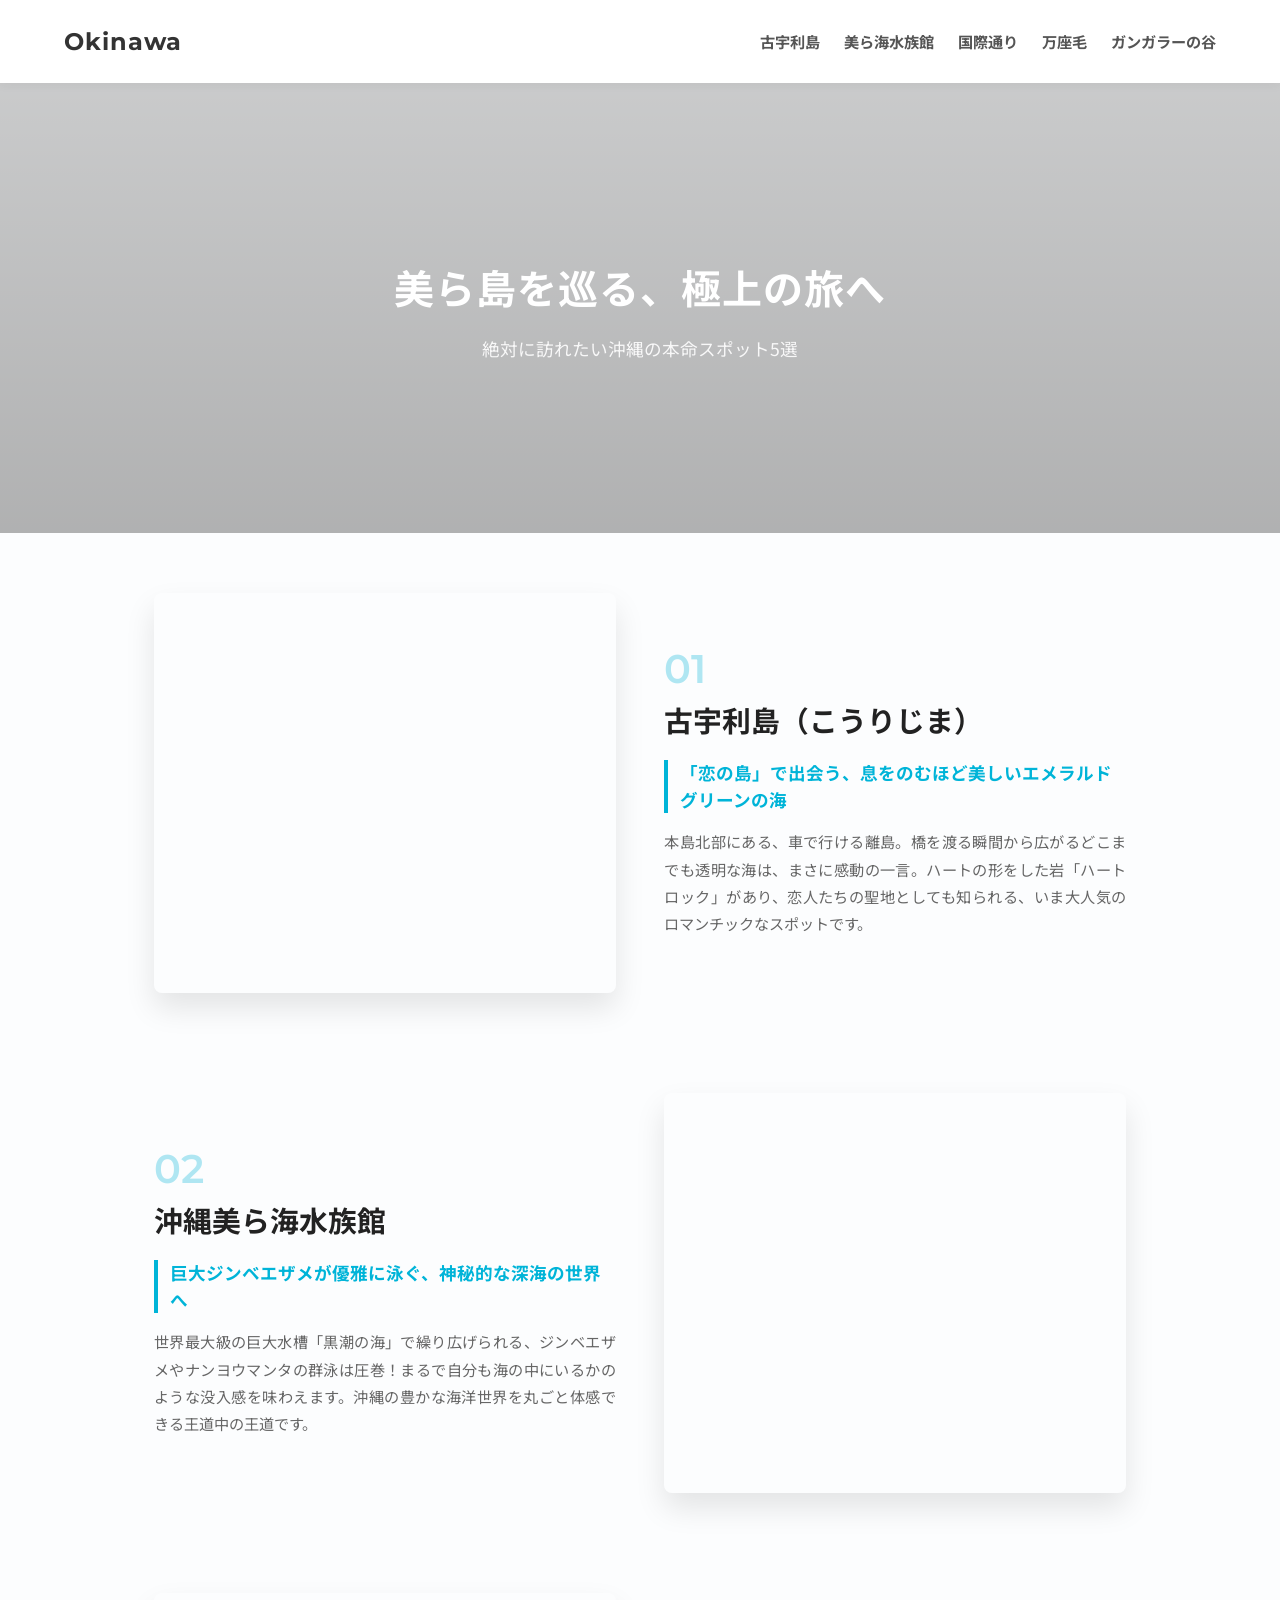
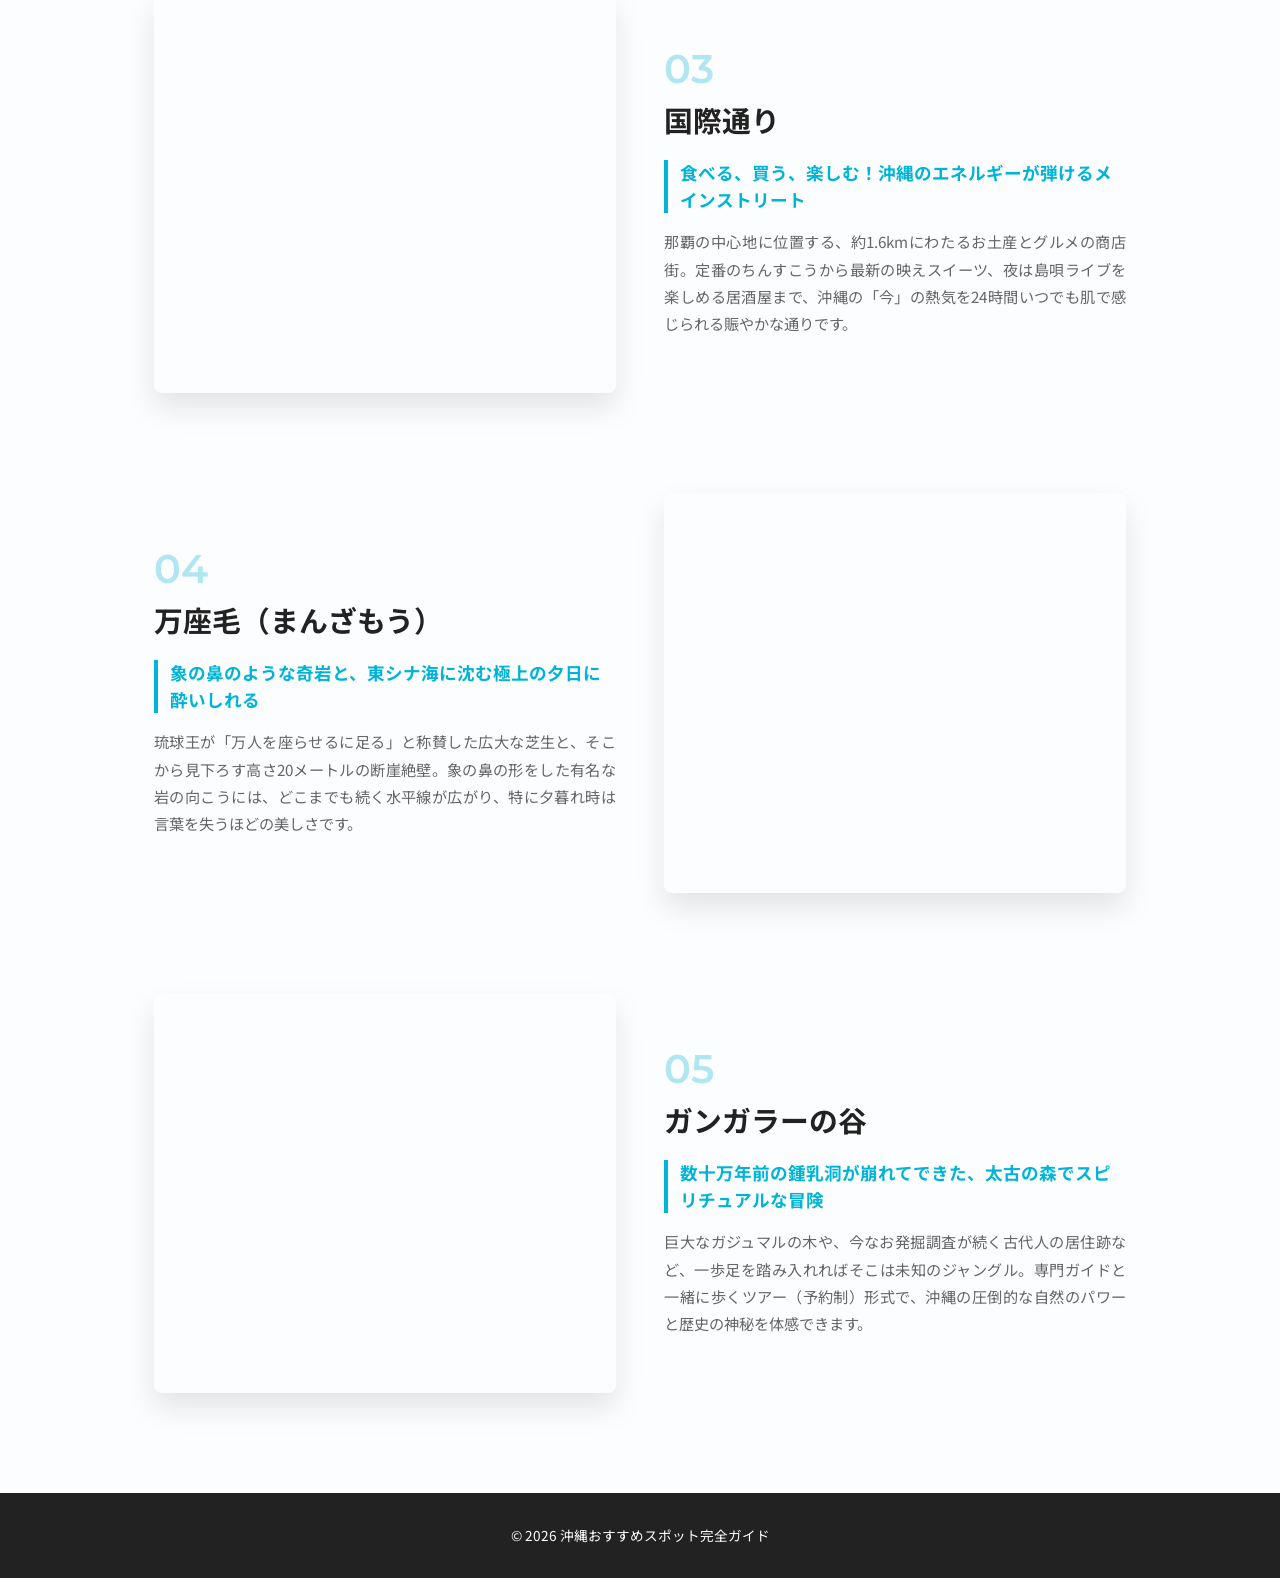
<file: spot2.html>
<!DOCTYPE html>
<html lang="ja">
<head>
    <meta charset="UTF-8">
    <meta name="viewport" content="width=device-width, initial-scale=1.0">
    <title>沖縄おすすめスポット完全ガイド</title>
    <link rel="stylesheet" href="css/spot2.css">
    <link href="https://fonts.googleapis.com/css2?family=Montserrat:wght@600&family=Noto+Sans+JP:wght@400;700&display=swap" rel="stylesheet">
</head>
<body>

    <header>
        <div class="logo">Okinawa</div>
        <nav>
            <a href="#spot1">古宇利島</a>
            <a href="#spot2">美ら海水族館</a>
            <a href="#spot3">国際通り</a>
            <a href="#spot4">万座毛</a>
            <a href="#spot5">ガンガラーの谷</a>
        </nav>
    </header>

    <section class="hero">
        <div class="hero-content">
            <h1>美ら島を巡る、極上の旅へ</h1>
            <p>絶対に訪れたい沖縄の本命スポット5選</p>
        </div>
    </section>

    <main class="container">

        <section id="spot1" class="spot-section">
            <div class="spot-image" style="background-image: url('https://images.unsplash.com/photo-1543157145-f78c636d023d?auto=format&fit=crop&w=2000&q=80');"></div>
            <div class="spot-info">
                <span class="spot-num">01</span>
                <h2>古宇利島（こうりじま）</h2>
                <p class="catchphrase">「恋の島」で出会う、息をのむほど美しいエメラルドグリーンの海</p>
                <p class="description">本島北部にある、車で行ける離島。橋を渡る瞬間から広がるどこまでも透明な海は、まさに感動の一言。ハートの形をした岩「ハートロック」があり、恋人たちの聖地としても知られる、いま大人気のロマンチックなスポットです。</p>
            </div>
        </section>

        <section id="spot2" class="spot-section reverse">
            <div class="spot-image" style="background-image: url('https://images.unsplash.com/photo-1544551763-46a013bb70d5?auto=format&fit=crop&w=1200&q=80');"></div>
            <div class="spot-info">
                <span class="spot-num">02</span>
                <h2>沖縄美ら海水族館</h2>
                <p class="catchphrase">巨大ジンベエザメが優雅に泳ぐ、神秘的な深海の世界へ</p>
                <p class="description">世界最大級の巨大水槽「黒潮の海」で繰り広げられる、ジンベエザメやナンヨウマンタの群泳は圧巻！まるで自分も海の中にいるかのような没入感を味わえます。沖縄の豊かな海洋世界を丸ごと体感できる王道中の王道です。</p>
            </div>
        </section>

        <section id="spot3" class="spot-section">
            <div class="spot-image" style="background-image: url('https://images.unsplash.com/photo-1555939594-58d7cb561ad1?auto=format&fit=crop&w=1200&q=80');"></div>
            <div class="spot-info">
                <span class="spot-num">03</span>
                <h2>国際通り</h2>
                <p class="catchphrase">食べる、買う、楽しむ！沖縄のエネルギーが弾けるメインストリート</p>
                <p class="description">那覇の中心地に位置する、約1.6kmにわたるお土産とグルメの商店街。定番のちんすこうから最新の映えスイーツ、夜は島唄ライブを楽しめる居酒屋まで、沖縄の「今」の熱気を24時間いつでも肌で感じられる賑やかな通りです。</p>
            </div>
        </section>

        <section id="spot4" class="spot-section reverse">
            <div class="spot-image" style="background-image: url('https://images.unsplash.com/photo-1507525428034-b723cf961d3e?auto=format&fit=crop&w=1200&q=80');"></div>
            <div class="spot-info">
                <span class="spot-num">04</span>
                <h2>万座毛（まんざもう）</h2>
                <p class="catchphrase">象の鼻のような奇岩と、東シナ海に沈む極上の夕日に酔いしれる</p>
                <p class="description">琉球王が「万人を座らせるに足る」と称賛した広大な芝生と、そこから見下ろす高さ20メートルの断崖絶壁。象の鼻の形をした有名な岩の向こうには、どこまでも続く水平線が広がり、特に夕暮れ時は言葉を失うほどの美しさです。</p>
            </div>
        </section>

        <section id="spot5" class="spot-section">
            <div class="spot-image" style="background-image: url('https://images.unsplash.com/photo-1448375240586-882707db888b?auto=format&fit=crop&w=1200&q=80');"></div>
            <div class="spot-info">
                <span class="spot-num">05</span>
                <h2>ガンガラーの谷</h2>
                <p class="catchphrase">数十万年前の鍾乳洞が崩れてできた、太古の森でスピリチュアルな冒険</p>
                <p class="description">巨大なガジュマルの木や、今なお発掘調査が続く古代人の居住跡など、一歩足を踏み入れればそこは未知のジャングル。専門ガイドと一緒に歩くツアー（予約制）形式で、沖縄の圧倒的な自然のパワーと歴史の神秘を体感できます。</p>
            </div>
        </section>

    </main>

    <footer>
        <p>&copy; 2026 沖縄おすすめスポット完全ガイド</p>
    </footer>

</body>
</html>
</file>
<file: css/spot2.css>
/* -----------------------------------------
   全体設定
----------------------------------------- */
* {
    margin: 0;
    padding: 0;
    box-sizing: border-box;
}

html {
    /* 💡 ヘッダーのメニューをクリックしたときに、するすると滑らかにスクロールさせる設定 */
    scroll-behavior: smooth;
    /* 固定ヘッダーに文字が隠れないように、スクロール位置を調整 */
    scroll-padding-top: 90px;
}

body {
    font-family: 'Noto Sans JP', sans-serif;
    color: #333;
    background-color: #fcfdfe;
    line-height: 1.8;
}

a {
    text-decoration: none;
    color: inherit;
}

/* -----------------------------------------
   ヘッダー（上に固定）
----------------------------------------- */
header {
    display: flex;
    justify-content: space-between;
    align-items: center;
    padding: 20px 5%;
    background-color: rgba(255, 255, 255, 0.95);
    backdrop-filter: blur(5px); /* 背景をほんのりぼかすおしゃれエフェクト */
    box-shadow: 0 2px 10px rgba(0,0,0,0.05);
    position: sticky;
    top: 0;
    z-index: 100;
}

.logo {
    font-family: 'Montserrat', sans-serif;
    font-size: 1.5rem;
    font-weight: 700;
    color: #333;
    letter-spacing: 1px;
}

.logo span {
    color: #00b4d8; /* アクセントの沖縄ブルー */
}

nav a {
    margin-left: 20px;
    font-size: 0.95rem;
    font-weight: 700;
    color: #555;
    transition: color 0.3s;
}

nav a:hover {
    color: #00b4d8;
}

/* -----------------------------------------
   メインビジュアル
----------------------------------------- */
.hero {
    height: 50vh;
    background-image: linear-gradient(rgba(0,0,0,0.2), rgba(0,0,0,0.3)), url('https://images.unsplash.com/photo-1543157145-f78c636d023d?auto=format&fit=crop&w=1600&q=80');
    background-size: cover;
    background-position: center;
    display: flex;
    justify-content: center;
    align-items: center;
    text-align: center;
    color: #ffffff;
}

.hero-content h1 {
    font-size: 2.5rem;
    font-weight: 700;
    margin-bottom: 10px;
    letter-spacing: 1px;
}

.hero-content p {
    font-size: 1.1rem;
    opacity: 0.9;
}

/* -----------------------------------------
   本題（スポット紹介のレイアウト）
----------------------------------------- */
.container {
    max-width: 1100px;
    margin: 60px auto;
    padding: 0 5%;
}

/* 5つのスポットを繰り返すパーツ */
.spot-section {
    display: flex;
    align-items: center;
    margin-bottom: 100px; /* スポットごとの間隔 */
    gap: 5%;
}

/* 💡 偶数番目（2つ目、4つ目）のスポットは、写真と文字の左右を反転させるお洒落テクニック */
.spot-section.reverse {
    flex-direction: row-reverse;
}

/* 写真エリア */
.spot-image {
    flex: 1; /* 幅を均等にする */
    height: 400px;
    background-size: cover;
    background-position: center;
    border-radius: 8px;
    box-shadow: 0 15px 30px rgba(0,0,0,0.1);
}

/* テキスト情報エリア */
.spot-info {
    flex: 1; /* 幅を均等にする */
}

.spot-num {
    font-family: 'Montserrat', sans-serif;
    font-size: 2.5rem;
    font-weight: 600;
    color: #00b4d8;
    opacity: 0.3;
    display: block;
    line-height: 1;
    margin-bottom: 5px;
}

.spot-info h2 {
    font-size: 1.8rem;
    font-weight: 700;
    color: #222;
    margin-bottom: 15px;
}

/* キャッチーな説明（太字で目立たせる） */
.catchphrase {
    font-size: 1.1rem;
    font-weight: 700;
    color: #00b4d8;
    line-height: 1.5;
    margin-bottom: 15px;
    border-left: 4px solid #00b4d8;
    padding-left: 12px;
}

/* 詳細な説明文 */
.description {
    font-size: 0.95rem;
    color: #666;
    text-align: justify;
}

/* -----------------------------------------
   フッター
----------------------------------------- */
footer {
    text-align: center;
    padding: 30px 0;
    background-color: #222;
    color: #fff;
    font-size: 0.85rem;
}

/* -----------------------------------------
   スマホ用の表示調整
----------------------------------------- */
@media (max-width: 768px) {
    header {
        flex-direction: column;
        gap: 15px;
    }
    nav a {
        margin: 0 8px;
        font-size: 0.85rem;
    }
    .spot-section, .spot-section.reverse {
        flex-direction: column; /* スマホでは縦並びにする */
        margin-bottom: 60px;
    }
    .spot-image {
        width: 100%;
        height: 250px;
        margin-bottom: 20px;
    }
}
</file>
